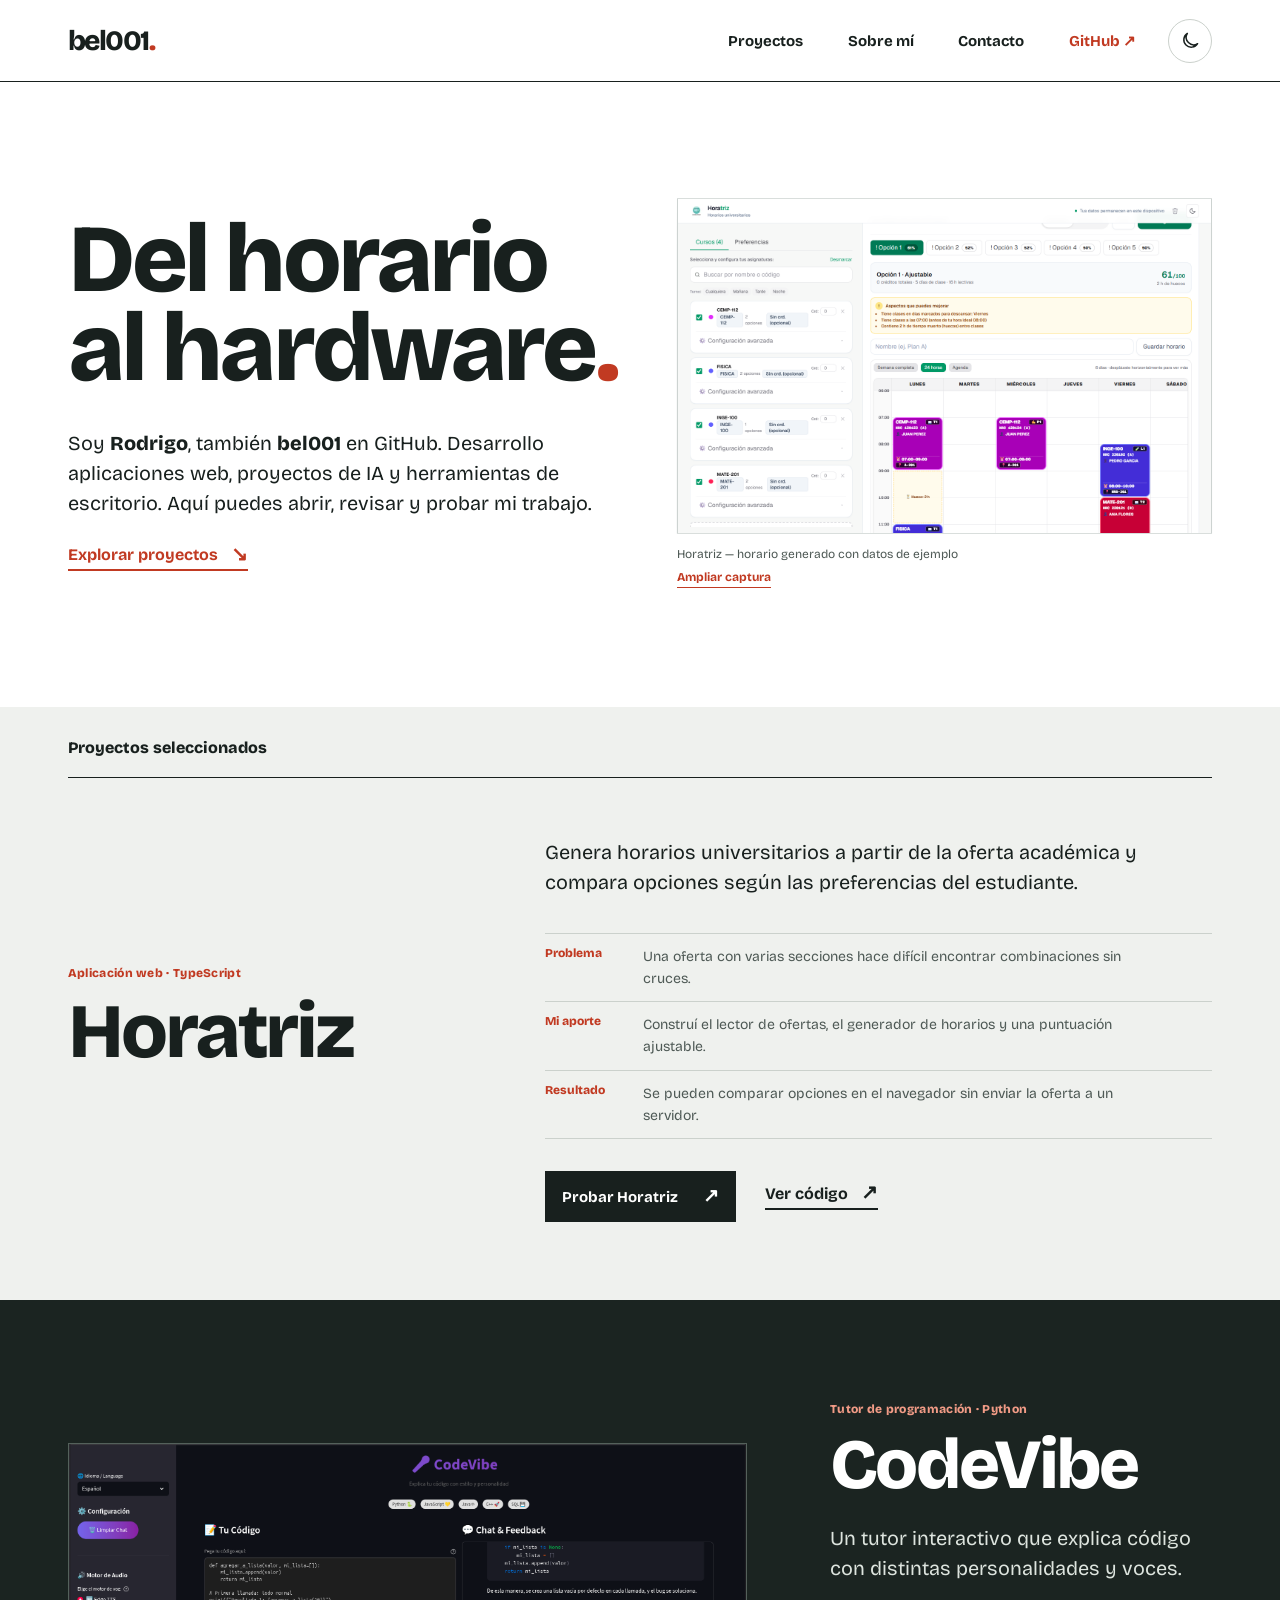
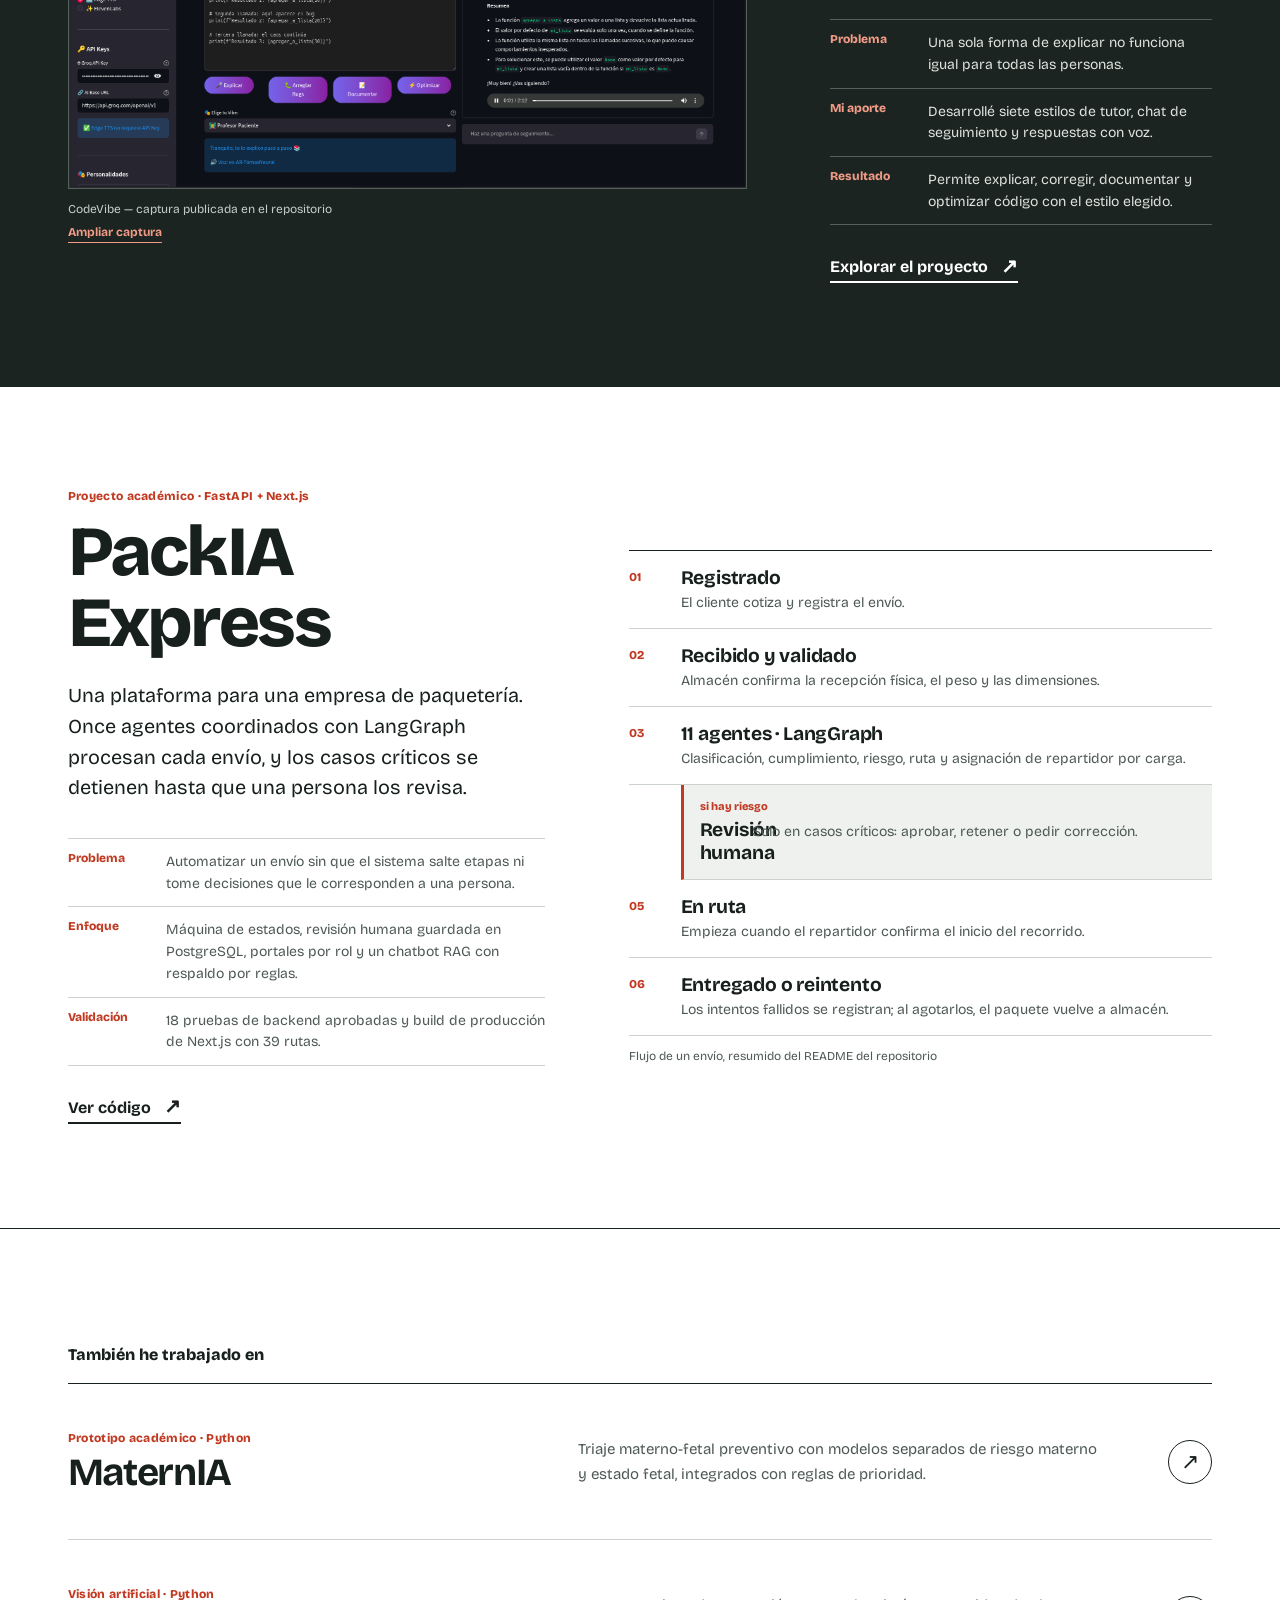
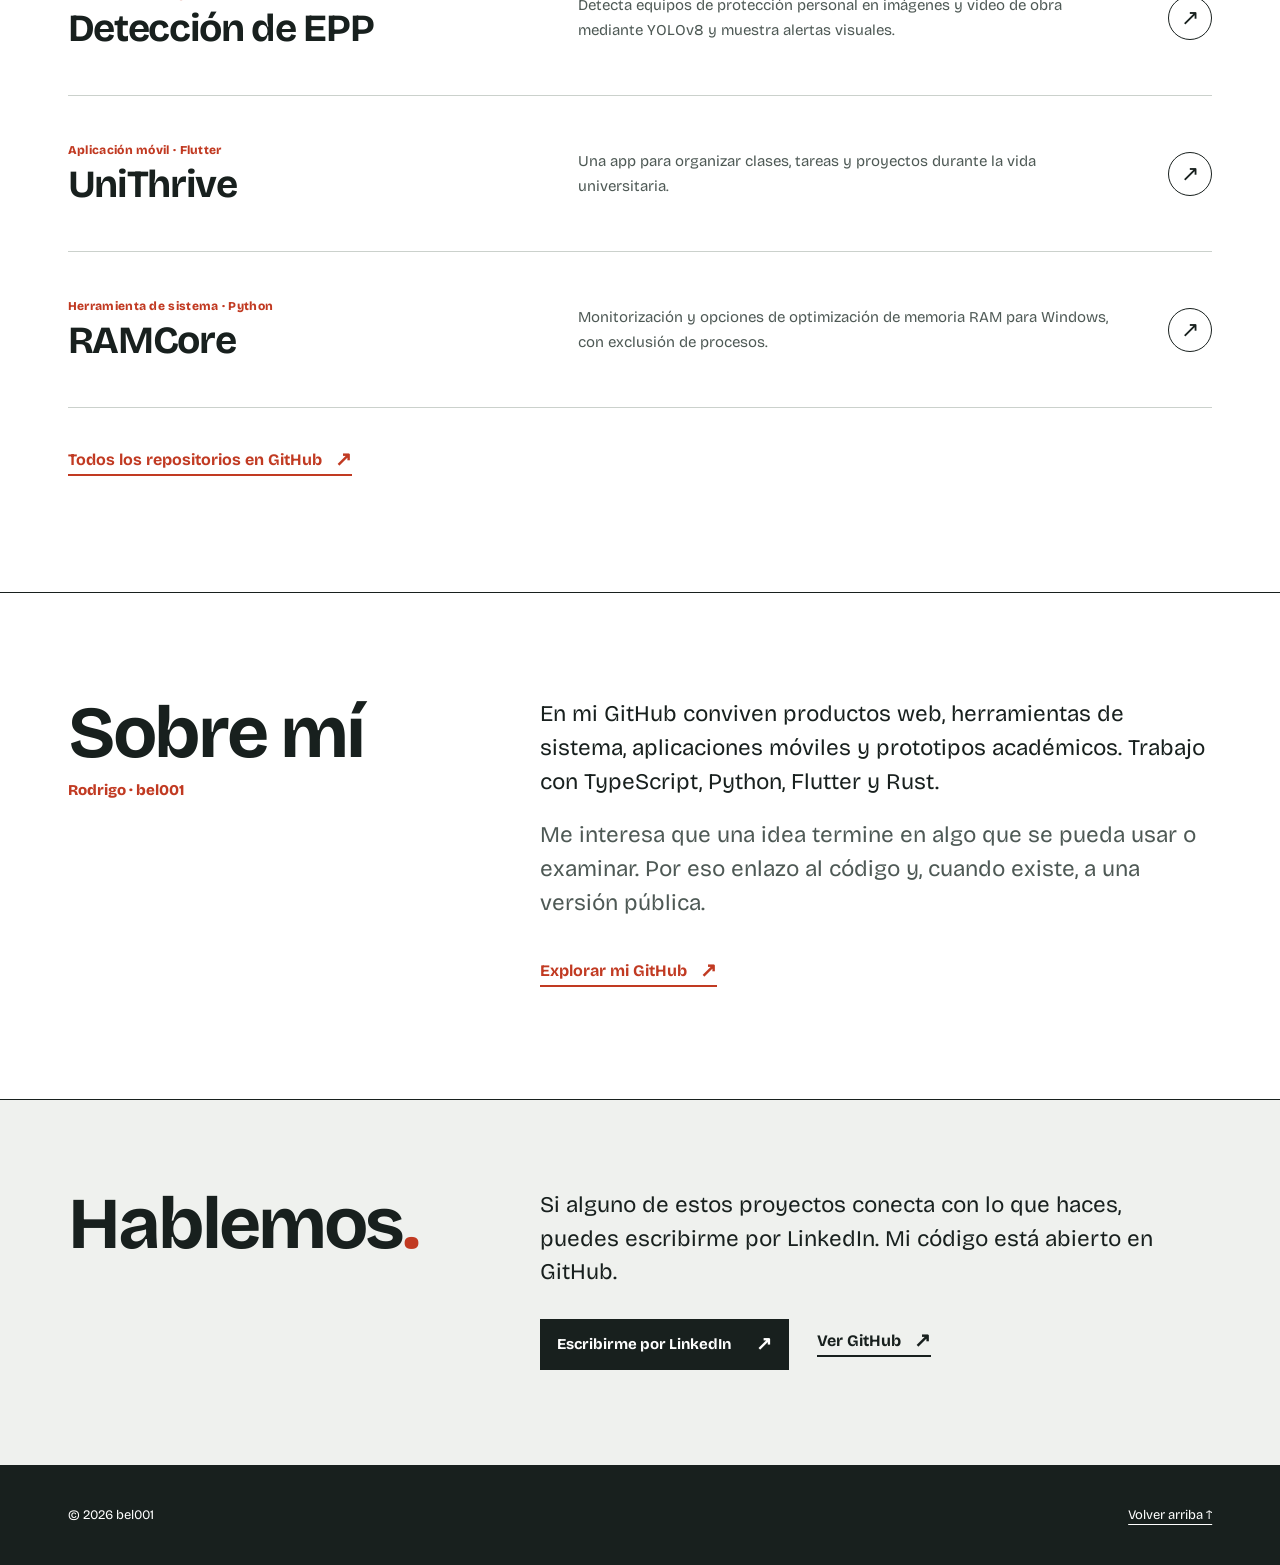
<file: index.html>
<!doctype html>
<html lang="es">
  <head>
    <meta charset="UTF-8" />
    <meta name="viewport" content="width=device-width, initial-scale=1" />
    <meta name="theme-color" content="#ffffff" />
    <script>
      (() => {
        let savedTheme;
        try { savedTheme = localStorage.getItem('portfolio-theme'); } catch (_) {}
        const theme = savedTheme === 'light' || savedTheme === 'dark'
          ? savedTheme
          : (window.matchMedia('(prefers-color-scheme: dark)').matches ? 'dark' : 'light');
        document.documentElement.dataset.theme = theme;
        document.querySelector('meta[name="theme-color"]').content = theme === 'dark' ? '#111917' : '#ffffff';
      })();
    </script>
    <meta name="description" content="Soy Rodrigo (bel001). Desarrollo aplicaciones web, herramientas de escritorio y proyectos de IA. Explora mis proyectos, código y demos." />
    <link rel="canonical" href="https://bel001.github.io/Portafolio/" />
    <meta property="og:type" content="website" />
    <meta property="og:url" content="https://bel001.github.io/Portafolio/" />
    <meta property="og:locale" content="es_ES" />
    <meta property="og:title" content="Rodrigo — proyectos de software" />
    <meta property="og:description" content="De horarios universitarios a herramientas para Windows. Proyectos reales, código y demos de Rodrigo (bel001)." />
    <meta property="og:image" content="https://bel001.github.io/Portafolio/assets/social-preview.png" />
    <meta property="og:image:width" content="1200" />
    <meta property="og:image:height" content="630" />
    <meta property="og:image:alt" content="Portafolio de Rodrigo: título Del horario al hardware y captura de Horatriz" />
    <meta name="twitter:card" content="summary_large_image" />
    <title>Rodrigo — proyectos de software</title>
    <link rel="icon" href="./assets/favicon.svg" type="image/svg+xml" />
    <link rel="preload" href="./assets/fonts/bricolage-800.woff2" as="font" type="font/woff2" crossorigin />
    <link rel="stylesheet" href="./styles.css" />
    <script src="./script.js" defer></script>
  </head>
  <body>
    <a class="skip-link" href="#main">Ir al contenido</a>
    <div class="site-shell">
      <header class="site-header" id="inicio">
        <a class="wordmark" href="#inicio" aria-label="bel001, volver al inicio">bel001<span aria-hidden="true">.</span></a>
        <div class="header-actions">
          <nav class="site-nav" id="site-nav" aria-label="Navegación principal">
            <a href="#proyectos">Proyectos</a>
            <a href="#sobre-mi">Sobre mí</a>
            <a href="#contacto">Contacto</a>
            <a class="nav-external" href="https://github.com/bel001" target="_blank" rel="noopener noreferrer">GitHub <span aria-hidden="true">↗</span></a>
          </nav>
          <button class="theme-toggle" type="button" aria-label="Modo oscuro" aria-pressed="false" title="Activar modo oscuro">
            <svg class="moon-icon" aria-hidden="true" focusable="false" viewBox="0 0 24 24" fill="none"><path d="M20.1 15.6A8.5 8.5 0 0 1 8.4 3.9 8.5 8.5 0 1 0 20.1 15.6Z" stroke="currentColor" stroke-width="1.7" stroke-linecap="round" stroke-linejoin="round"/></svg>
            <svg class="sun-icon" aria-hidden="true" focusable="false" viewBox="0 0 24 24" fill="none"><circle cx="12" cy="12" r="4" stroke="currentColor" stroke-width="1.7"/><path d="M12 2v2m0 16v2M4.93 4.93l1.42 1.42m11.3 11.3 1.42 1.42M2 12h2m16 0h2M4.93 19.07l1.42-1.42m11.3-11.3 1.42-1.42" stroke="currentColor" stroke-width="1.7" stroke-linecap="round"/></svg>
          </button>
          <button class="menu-toggle" type="button" aria-expanded="false" aria-controls="site-nav" aria-label="Abrir menú">
            <span></span><span></span>
          </button>
        </div>
      </header>

      <main id="main">
        <section class="intro" aria-labelledby="intro-title">
          <div class="intro-copy">
            <h1 id="intro-title">Del horario<br />al hardware<span class="point">.</span></h1>
            <p>Soy <strong>Rodrigo</strong>, también <strong>bel001</strong> en GitHub. Desarrollo aplicaciones web, proyectos de IA y herramientas de escritorio. Aquí puedes abrir, revisar y probar mi trabajo.</p>
            <a class="inline-link intro-link" href="#proyectos">Explorar proyectos <span aria-hidden="true">↘</span></a>
          </div>
          <figure class="project-visual horatriz-visual">
            <img src="./assets/horatriz-schedule.png" width="1440" height="900" alt="Captura real de Horatriz: horario semanal generado con los datos de ejemplo de la aplicación." fetchpriority="high" decoding="async" />
            <figcaption>Horatriz — horario generado con datos de ejemplo</figcaption>
            <button class="image-expand" type="button">Ampliar captura</button>
          </figure>
        </section>

        <section class="featured-project" id="proyectos" aria-labelledby="horatriz-title">
          <div class="section-rule"><h2>Proyectos seleccionados</h2></div>
          <div class="feature-layout">
            <div class="feature-copy">
              <div class="feature-title">
                <span class="project-category">Aplicación web · TypeScript</span>
                <h3 id="horatriz-title">Horatriz</h3>
              </div>
              <div class="feature-details">
                <p>Genera horarios universitarios a partir de la oferta académica y compara opciones según las preferencias del estudiante.</p>
                <dl class="project-story">
                  <div><dt>Problema</dt><dd>Una oferta con varias secciones hace difícil encontrar combinaciones sin cruces.</dd></div>
                  <div><dt>Mi aporte</dt><dd>Construí el lector de ofertas, el generador de horarios y una puntuación ajustable.</dd></div>
                  <div><dt>Resultado</dt><dd>Se pueden comparar opciones en el navegador sin enviar la oferta a un servidor.</dd></div>
                </dl>
                <div class="feature-links">
                  <a class="button-solid" href="https://horatriz.vercel.app" target="_blank" rel="noopener noreferrer">Probar Horatriz <span aria-hidden="true">↗</span></a>
                  <a class="inline-link" href="https://github.com/bel001/Horatriz" target="_blank" rel="noopener noreferrer">Ver código <span aria-hidden="true">↗</span></a>
                </div>
              </div>
            </div>
          </div>
        </section>

        <section class="second-project" aria-labelledby="codevibe-title">
          <div class="second-layout">
            <figure class="project-visual codevibe-visual">
              <img src="./assets/codevibe-screen.png" width="1920" height="975" alt="Captura real de CodeVibe: código Python a la izquierda y una explicación del tutor a la derecha." loading="lazy" decoding="async" />
              <figcaption>CodeVibe — captura publicada en el repositorio</figcaption>
              <button class="image-expand" type="button">Ampliar captura</button>
            </figure>
            <div class="second-copy">
              <span class="project-category">Tutor de programación · Python</span>
              <h2 id="codevibe-title">CodeVibe</h2>
              <p>Un tutor interactivo que explica código con distintas personalidades y voces.</p>
              <dl class="project-story">
                <div><dt>Problema</dt><dd>Una sola forma de explicar no funciona igual para todas las personas.</dd></div>
                <div><dt>Mi aporte</dt><dd>Desarrollé siete estilos de tutor, chat de seguimiento y respuestas con voz.</dd></div>
                <div><dt>Resultado</dt><dd>Permite explicar, corregir, documentar y optimizar código con el estilo elegido.</dd></div>
              </dl>
              <a class="inline-link" href="https://github.com/bel001/CodeVibe-El-Tutor-con-Personalidad" target="_blank" rel="noopener noreferrer">Explorar el proyecto <span aria-hidden="true">↗</span></a>
            </div>
          </div>
        </section>

        <section class="packia-project" aria-labelledby="packia-title">
          <div class="packia-layout">
            <div class="packia-copy">
              <span class="project-category">Proyecto académico · FastAPI + Next.js</span>
              <h2 id="packia-title">PackIA Express</h2>
              <p>Una plataforma para una empresa de paquetería. Once agentes coordinados con LangGraph procesan cada envío, y los casos críticos se detienen hasta que una persona los revisa.</p>
              <dl class="project-story">
                <div><dt>Problema</dt><dd>Automatizar un envío sin que el sistema salte etapas ni tome decisiones que le corresponden a una persona.</dd></div>
                <div><dt>Enfoque</dt><dd>Máquina de estados, revisión humana guardada en PostgreSQL, portales por rol y un chatbot RAG con respaldo por reglas.</dd></div>
                <div><dt>Validación</dt><dd>18 pruebas de backend aprobadas y build de producción de Next.js con 39 rutas.</dd></div>
              </dl>
              <a class="inline-link" href="https://github.com/bel001/Sistema-multiagente-Packia-Express" target="_blank" rel="noopener noreferrer">Ver código <span aria-hidden="true">↗</span></a>
            </div>
            <figure class="packia-flow">
              <ol class="flow-steps">
                <li><strong>Registrado</strong><span>El cliente cotiza y registra el envío.</span></li>
                <li><strong>Recibido y validado</strong><span>Almacén confirma la recepción física, el peso y las dimensiones.</span></li>
                <li><strong>11 agentes · LangGraph</strong><span>Clasificación, cumplimiento, riesgo, ruta y asignación de repartidor por carga.</span></li>
                <li class="flow-branch"><strong>Revisión humana</strong><span>Solo en casos críticos: aprobar, retener o pedir corrección.</span></li>
                <li><strong>En ruta</strong><span>Empieza cuando el repartidor confirma el inicio del recorrido.</span></li>
                <li><strong>Entregado o reintento</strong><span>Los intentos fallidos se registran; al agotarlos, el paquete vuelve a almacén.</span></li>
              </ol>
              <figcaption>Flujo de un envío, resumido del README del repositorio</figcaption>
            </figure>
          </div>
        </section>

        <section class="more-projects" aria-labelledby="more-title">
          <div class="section-rule"><h2 id="more-title">También he trabajado en</h2></div>
          <div class="project-list">
            <article class="project-row">
              <div><span class="project-category">Prototipo académico · Python</span><h3>MaternIA</h3></div>
              <p>Triaje materno-fetal preventivo con modelos separados de riesgo materno y estado fetal, integrados con reglas de prioridad.</p>
              <a href="https://github.com/bel001/maternia-integral" target="_blank" rel="noopener noreferrer" aria-label="Ver repositorio de MaternIA">↗</a>
            </article>
            <article class="project-row">
              <div><span class="project-category">Visión artificial · Python</span><h3>Detección de EPP</h3></div>
              <p>Detecta equipos de protección personal en imágenes y video de obra mediante YOLOv8 y muestra alertas visuales.</p>
              <a href="https://github.com/bel001/Sistema-de-deteccion-de-EPP-en-construccion" target="_blank" rel="noopener noreferrer" aria-label="Ver repositorio de Detección de EPP">↗</a>
            </article>
            <article class="project-row">
              <div><span class="project-category">Aplicación móvil · Flutter</span><h3>UniThrive</h3></div>
              <p>Una app para organizar clases, tareas y proyectos durante la vida universitaria.</p>
              <a href="https://github.com/bel001/UniThrive-App" target="_blank" rel="noopener noreferrer" aria-label="Ver repositorio de UniThrive">↗</a>
            </article>
            <article class="project-row">
              <div><span class="project-category">Herramienta de sistema · Python</span><h3>RAMCore</h3></div>
              <p>Monitorización y opciones de optimización de memoria RAM para Windows, con exclusión de procesos.</p>
              <a href="https://github.com/bel001/RAMCore" target="_blank" rel="noopener noreferrer" aria-label="Ver repositorio de RAMCore">↗</a>
            </article>
          </div>
          <a class="inline-link more-link" href="https://github.com/bel001?tab=repositories" target="_blank" rel="noopener noreferrer">Todos los repositorios en GitHub <span aria-hidden="true">↗</span></a>
        </section>

        <section class="about" id="sobre-mi" aria-labelledby="about-title">
          <div class="about-heading"><h2 id="about-title">Sobre mí</h2><span>Rodrigo · bel001</span></div>
          <div class="about-text">
            <p>En mi GitHub conviven productos web, herramientas de sistema, aplicaciones móviles y prototipos académicos. Trabajo con TypeScript, Python, Flutter y Rust.</p>
            <p>Me interesa que una idea termine en algo que se pueda usar o examinar. Por eso enlazo al código y, cuando existe, a una versión pública.</p>
            <a class="inline-link" href="https://github.com/bel001" target="_blank" rel="noopener noreferrer">Explorar mi GitHub <span aria-hidden="true">↗</span></a>
          </div>
        </section>

        <section class="contact" id="contacto" aria-labelledby="contact-title">
          <h2 id="contact-title">Hablemos<span class="point">.</span></h2>
          <div class="contact-details">
            <p>Si alguno de estos proyectos conecta con lo que haces, puedes escribirme por LinkedIn. Mi código está abierto en GitHub.</p>
            <div class="contact-links">
              <a class="button-solid" href="https://www.linkedin.com/in/rodrigo-abel-rodr%C3%ADguez-malca-b33ab5342/" target="_blank" rel="noopener noreferrer">Escribirme por LinkedIn <span aria-hidden="true">↗</span></a>
              <a class="inline-link" href="https://github.com/bel001" target="_blank" rel="noopener noreferrer">Ver GitHub <span aria-hidden="true">↗</span></a>
            </div>
          </div>
        </section>
      </main>

      <dialog class="image-dialog" aria-labelledby="image-dialog-title">
        <div class="image-dialog-header">
          <div><p id="image-dialog-title"></p><small class="image-dialog-hint">Desliza para explorar la imagen</small></div>
          <button class="image-dialog-close" type="button">Cerrar</button>
        </div>
        <div class="image-dialog-viewport"><img alt="" /></div>
      </dialog>

      <footer class="site-footer">
        <span>© <span id="year"></span> bel001</span>
        <a href="#inicio">Volver arriba ↑</a>
      </footer>
    </div>
  </body>
</html>
</file>
<file: styles.css>
@font-face {
  font-family: "Bricolage";
  src: url("./assets/fonts/bricolage-400.woff2") format("woff2");
  font-weight: 400;
  font-display: swap;
}

@font-face {
  font-family: "Bricolage";
  src: url("./assets/fonts/bricolage-700.woff2") format("woff2");
  font-weight: 700;
  font-display: swap;
}

@font-face {
  font-family: "Bricolage";
  src: url("./assets/fonts/bricolage-800.woff2") format("woff2");
  font-weight: 800;
  font-display: swap;
}

:root {
  color-scheme: light;
  --paper: #ffffff;
  --soft: #eff1ee;
  --ink: #18201e;
  --muted: #4e5955;
  --line: #cbd1cc;
  --accent: #c13a22;
  --dark: #1b2421;
  --footer-bg: #18201e;
  --footer-ink: #ffffff;
  --button-hover-ink: #ffffff;
  --visual-border: #cdd3d1;
  --visual-shadow: 0 20px 35px rgba(28, 43, 39, .12);
  --font: "Bricolage", Arial, sans-serif;
  --gutter: clamp(24px, 5.3vw, 86px);
}

:root[data-theme="dark"] {
  color-scheme: dark;
  --paper: #111917;
  --soft: #1d2925;
  --ink: #f2f4ef;
  --muted: #b9c6bf;
  --line: #405048;
  --accent: #ff9278;
  --dark: #0c1311;
  --footer-bg: #0c1311;
  --footer-ink: #f2f4ef;
  --button-hover-ink: #111917;
  --visual-border: #52635a;
  --visual-shadow: 0 20px 35px rgba(0, 0, 0, .28);
}

* { box-sizing: border-box; }
html { scroll-behavior: smooth; }
body { margin: 0; color: var(--ink); background: var(--paper); font-family: var(--font); -webkit-font-smoothing: antialiased; }
a { color: inherit; text-decoration: none; }
button { font: inherit; }
img { display: block; max-width: 100%; height: auto; }
::selection { color: var(--button-hover-ink); background: var(--accent); }
:focus-visible { outline: 3px solid var(--accent); outline-offset: 5px; }
.skip-link { position: absolute; top: -100px; left: 20px; z-index: 50; padding: 12px 18px; background: var(--ink); color: var(--paper); }
.skip-link:focus { top: 14px; }
.site-shell { overflow: clip; }
.site-header, .intro, .featured-project, .second-project, .packia-project, .more-projects, .about, .contact, .site-footer { padding-inline: var(--gutter); }
body, .site-header, .featured-project, .second-project, .contact, .site-footer, .button-solid, .menu-toggle, .site-nav, .project-row a {
  transition: background-color .24s ease, color .24s ease, border-color .24s ease;
}

.site-header {
  min-height: 82px;
  display: flex;
  justify-content: space-between;
  align-items: center;
  border-bottom: 1px solid var(--ink);
  position: relative;
  z-index: 20;
  background: var(--paper);
}

.wordmark { font-size: 28px; font-weight: 800; letter-spacing: -.055em; line-height: 1; }
.wordmark span { color: var(--accent); }
.header-actions { display: flex; align-items: center; gap: clamp(18px, 2.5vw, 35px); }
.site-nav { display: flex; gap: clamp(28px, 3.5vw, 56px); align-items: center; }
.site-nav a { font-size: 15px; font-weight: 700; text-decoration: underline; text-decoration-color: transparent; text-underline-offset: 6px; transition: color .2s, text-decoration-color .2s; }
.site-nav a:hover { color: var(--accent); text-decoration-color: currentColor; }
.site-nav .nav-external { color: var(--accent); }
.theme-toggle { position: relative; display: grid; place-items: center; width: 44px; height: 44px; flex: 0 0 44px; padding: 0; border: 1px solid var(--line); border-radius: 50%; color: var(--ink); background: transparent; cursor: pointer; transition: color .2s, border-color .2s, background-color .2s; }
.theme-toggle:hover { color: var(--accent); border-color: var(--accent); }
.theme-toggle svg { position: absolute; width: 21px; height: 21px; transition: opacity .22s ease, transform .3s cubic-bezier(.16, 1, .3, 1); }
.theme-toggle .sun-icon { opacity: 0; transform: rotate(-40deg) scale(.65); }
:root[data-theme="dark"] .theme-toggle .sun-icon { opacity: 1; transform: rotate(0) scale(1); }
:root[data-theme="dark"] .theme-toggle .moon-icon { opacity: 0; transform: rotate(40deg) scale(.65); }
.menu-toggle { display: none; }

.intro {
  min-height: 625px;
  display: grid;
  grid-template-columns: minmax(0, 1.02fr) minmax(0, .98fr);
  align-items: center;
  gap: clamp(36px, 4vw, 70px);
  padding-top: 65px;
  padding-bottom: 68px;
}

.intro h1 {
  max-width: 980px;
  margin: 0;
  font-size: clamp(66px, 7.5vw, 96px);
  font-weight: 800;
  line-height: .93;
  letter-spacing: -.04em;
}
.point { color: var(--accent); }
.intro-copy > p { max-width: 675px; margin: 36px 0 27px; font-size: clamp(18px, 1.55vw, 23px); line-height: 1.5; }
.intro-copy strong { font-weight: 800; }
.inline-link { display: inline-flex; gap: 13px; align-items: center; padding-bottom: 5px; border-bottom: 2px solid currentColor; font-size: 16px; font-weight: 700; transition: color .2s; }
.inline-link:hover { color: var(--accent); }
.inline-link span { font-size: 1.24em; line-height: .8; transition: transform .2s cubic-bezier(.16, 1, .3, 1); }
.inline-link:hover span { transform: translate(3px, -3px); }
.intro-link { color: var(--accent); }

@keyframes reveal-visual {
  from { clip-path: inset(0 0 100% 0); }
  to { clip-path: inset(0 0 0 0); }
}

@keyframes reveal-caption {
  from { opacity: 0; }
  to { opacity: 1; }
}

.intro .horatriz-visual img { animation: reveal-visual .72s .12s cubic-bezier(.16, 1, .3, 1) both; }
.intro .horatriz-visual figcaption { animation: reveal-caption .35s .58s ease-out both; }

.featured-project { background: var(--soft); padding-top: 30px; padding-bottom: 78px; }
.section-rule { display: flex; justify-content: space-between; align-items: baseline; gap: 25px; padding-bottom: 18px; margin-bottom: 60px; border-bottom: 1px solid var(--ink); }
.section-rule h2 { margin: 0; font-size: 16px; line-height: 1.35; font-weight: 800; }
.feature-copy { display: grid; grid-template-columns: minmax(270px, .75fr) minmax(0, 1.25fr); gap: clamp(35px, 6vw, 95px); align-items: center; }
.project-category { display: block; font-size: 12px; font-weight: 800; letter-spacing: .025em; color: var(--accent); }
.feature-copy h3, .second-copy h2 { margin: 14px 0 23px; font-size: clamp(62px, 6vw, 96px); line-height: 1; letter-spacing: -.04em; font-weight: 800; }
.feature-details > p, .second-copy > p { max-width: 660px; margin: 0 0 34px; font-size: clamp(17px, 1.55vw, 21px); line-height: 1.55; }
.project-story { margin: 0 0 32px; border-top: 1px solid var(--line); }
.project-story > div { display: grid; grid-template-columns: 82px minmax(0, 1fr); gap: 16px; padding: 12px 0; border-bottom: 1px solid var(--line); }
.project-story dt { color: var(--accent); font-size: 12px; font-weight: 800; }
.project-story dd { margin: 0; max-width: 55ch; color: var(--muted); font-size: 14px; line-height: 1.55; }
.feature-links { display: flex; align-items: center; gap: 29px; flex-wrap: wrap; }
.button-solid { display: inline-flex; justify-content: space-between; align-items: center; gap: 25px; min-height: 51px; padding: 13px 17px; color: var(--paper); background: var(--ink); font-size: 15px; font-weight: 700; transition: background-color .2s, color .2s; }
.button-solid:hover { color: var(--button-hover-ink); background: var(--accent); }
.button-solid span { font-size: 1.25em; line-height: .8; }
.project-visual { margin: 0; min-width: 0; }
.horatriz-visual img { width: 100%; border: 1px solid var(--visual-border); box-shadow: var(--visual-shadow); }
.project-visual figcaption { margin-top: 13px; font-size: 12px; color: var(--muted); }
.image-expand { margin-top: 9px; padding: 0 0 3px; border: 0; border-bottom: 1px solid currentColor; color: var(--accent); background: transparent; font-size: 12px; font-weight: 700; cursor: pointer; transition: color .2s; }
.image-expand:hover { color: var(--ink); }

.second-project { background: var(--dark); color: white; padding-top: 102px; padding-bottom: 104px; }
.second-layout { display: grid; grid-template-columns: minmax(0, 1.28fr) minmax(260px, .72fr); gap: clamp(40px, 6.5vw, 110px); align-items: center; }
.codevibe-visual img { width: 100%; border: 1px solid #54615b; }
.codevibe-visual figcaption { color: #c4cec8; }
.second-copy .project-category { color: #f19b86; }
.second-copy h2 { font-size: clamp(57px, 5.5vw, 84px); }
.second-copy > p { color: #dde4de; }
.second-copy .inline-link { color: white; }
.second-copy .inline-link:hover { color: #f19b86; }
.second-copy .project-story { border-color: #54615b; }
.second-copy .project-story > div { border-color: #54615b; }
.second-copy .project-story dt, .second-project .image-expand { color: #f19b86; }
.second-copy .project-story dd { color: #dde4de; }
.second-project .image-expand:hover { color: white; }

.packia-project { padding-top: 102px; padding-bottom: 104px; border-bottom: 1px solid var(--ink); }
.packia-layout { display: grid; grid-template-columns: minmax(260px, .9fr) minmax(0, 1.1fr); gap: clamp(40px, 6.5vw, 110px); align-items: center; }
.packia-copy h2 { margin: 14px 0 23px; font-size: clamp(57px, 5.5vw, 84px); line-height: 1; letter-spacing: -.04em; font-weight: 800; }
.packia-copy > p { max-width: 660px; margin: 0 0 34px; font-size: clamp(17px, 1.55vw, 21px); line-height: 1.55; }
.packia-flow { margin: 0; min-width: 0; }
.flow-steps { margin: 0; padding: 0; list-style: none; counter-reset: step; border-top: 1px solid var(--ink); }
.flow-steps li { counter-increment: step; display: grid; grid-template-columns: 38px minmax(0, 1fr); column-gap: 14px; padding: 15px 0; border-bottom: 1px solid var(--line); }
.flow-steps li::before { content: counter(step, decimal-leading-zero); grid-row: 1 / 3; color: var(--accent); font-size: 12px; font-weight: 800; line-height: 1.9; }
.flow-steps strong { font-size: clamp(17px, 1.5vw, 20px); font-weight: 700; letter-spacing: -.01em; }
.flow-steps span { margin-top: 3px; color: var(--muted); font-size: 14px; line-height: 1.5; }
.flow-steps .flow-branch { margin-left: 52px; padding-left: 16px; border-left: 3px solid var(--accent); background: var(--soft); }
.flow-steps .flow-branch::before { content: "si hay riesgo"; grid-row: auto; grid-column: 1 / -1; margin-bottom: 4px; font-size: 11px; line-height: 1.3; }
.packia-flow figcaption { margin-top: 13px; font-size: 12px; color: var(--muted); }

.more-projects { padding-top: 115px; padding-bottom: 116px; }
.more-projects .section-rule { margin-bottom: 0; }
.project-row { display: grid; grid-template-columns: minmax(260px, .85fr) minmax(270px, 1fr) 44px; align-items: center; gap: clamp(24px, 4.5vw, 80px); min-height: 156px; padding-block: 26px; border-bottom: 1px solid var(--line); }
.project-row h3 { margin: 7px 0 0; font-size: clamp(29px, 3vw, 43px); line-height: 1.08; letter-spacing: -.035em; font-weight: 700; }
.project-row p { max-width: 530px; margin: 0; font-size: 15px; line-height: 1.65; color: var(--muted); }
.project-row a { display: flex; align-items: center; justify-content: center; width: 44px; height: 44px; border: 1px solid var(--ink); border-radius: 50%; font-size: 22px; line-height: 1; transition: color .2s, background-color .2s, border-color .2s, transform .2s cubic-bezier(.16, 1, .3, 1); }
.project-row:hover a, .project-row a:focus-visible { transform: rotate(45deg); }
.project-row a:hover { color: var(--button-hover-ink); background: var(--accent); border-color: var(--accent); }
.more-link { margin-top: 42px; color: var(--accent); }

.about { display: grid; grid-template-columns: minmax(230px, .55fr) minmax(0, 1fr); gap: 8vw; padding-top: 104px; padding-bottom: 112px; border-top: 1px solid var(--ink); }
.about-heading h2 { margin: 0 0 10px; font-size: clamp(55px, 5.7vw, 82px); line-height: 1; letter-spacing: -.04em; }
.about-heading span { color: var(--accent); font-size: 15px; font-weight: 800; }
.about-text { max-width: 800px; }
.about-text p { margin: 0 0 20px; font-size: clamp(18px, 1.75vw, 24px); line-height: 1.5; }
.about-text p + p { color: var(--muted); }
.about-text .inline-link { margin-top: 22px; color: var(--accent); }

.contact { display: grid; grid-template-columns: minmax(230px, .55fr) minmax(0, 1fr); gap: 8vw; padding-top: 88px; padding-bottom: 95px; border-top: 1px solid var(--ink); background: var(--soft); }
.contact h2 { margin: 0; font-size: clamp(52px, 5.7vw, 82px); line-height: 1; letter-spacing: -.04em; overflow-wrap: anywhere; }
.contact-details p { max-width: 660px; margin: 0 0 30px; font-size: clamp(18px, 1.75vw, 24px); line-height: 1.5; }
.contact-links { display: flex; align-items: center; gap: 28px; flex-wrap: wrap; }

.image-dialog { width: min(1120px, calc(100vw - 24px)); max-width: none; max-height: calc(100dvh - 24px); padding: 0; border: 1px solid var(--line); color: var(--ink); background: var(--paper); overflow: hidden; }
.image-dialog::backdrop { background: rgba(5, 11, 9, .86); }
.image-dialog-header { display: flex; justify-content: space-between; align-items: center; gap: 16px; min-height: 64px; padding: 10px 18px; border-bottom: 1px solid var(--line); }
.image-dialog-header p { margin: 0; font-size: 14px; font-weight: 700; }
.image-dialog-hint { display: none; margin-top: 3px; color: var(--muted); font-size: 12px; }
.image-dialog-close { min-width: 60px; min-height: 44px; padding: 8px 12px; border: 1px solid var(--line); color: var(--ink); background: transparent; cursor: pointer; }
.image-dialog-close:hover { color: var(--accent); border-color: var(--accent); }
.image-dialog-viewport { max-height: calc(100dvh - 90px); overflow: auto; overscroll-behavior: contain; }
.image-dialog-viewport img { width: 100%; max-width: none; min-width: 900px; height: auto; }

.site-footer { min-height: 100px; display: flex; justify-content: space-between; align-items: center; gap: 30px; background: var(--footer-bg); color: var(--footer-ink); font-size: 13px; }
.site-footer a { text-decoration: underline; text-underline-offset: 5px; transition: color .2s; }
.site-footer a:hover { color: #f19b86; }
section { scroll-margin-top: 30px; }

@media (max-width: 1050px) {
  .intro { min-height: 535px; gap: 24px; }
  .intro h1 { font-size: clamp(65px, 8vw, 86px); }
  .feature-copy { grid-template-columns: minmax(230px, .75fr) minmax(0, 1.25fr); gap: 35px; }
  .feature-copy h3 { font-size: 66px; }
  .second-layout { gap: 40px; }
}

@media (max-width: 760px) {
  .site-header { min-height: 70px; }
  .wordmark { font-size: 25px; }
  .header-actions { gap: 12px; }
  .menu-toggle { width: 44px; height: 44px; display: flex; flex-direction: column; justify-content: center; align-items: center; gap: 7px; border: 1px solid var(--ink); background: var(--paper); cursor: pointer; }
  .menu-toggle span { display: block; width: 19px; height: 2px; background: var(--ink); transition: transform .2s; }
  .menu-toggle[aria-expanded="true"] span:first-child { transform: translateY(4.5px) rotate(45deg); }
  .menu-toggle[aria-expanded="true"] span:last-child { transform: translateY(-4.5px) rotate(-45deg); }
  .site-nav { display: none; position: absolute; top: 70px; left: 0; right: 0; padding: 8px var(--gutter) 22px; background: var(--paper); border-bottom: 1px solid var(--ink); }
  .site-nav.open { display: flex; flex-direction: column; align-items: stretch; gap: 0; }
  .site-nav a { padding: 15px 0; font-size: 17px; }
  .intro { min-height: 0; display: block; padding-top: 70px; padding-bottom: 70px; }
  .intro h1 { font-size: clamp(52px, 11vw, 77px); }
  .intro-copy > p { margin: 28px 0 23px; font-size: 18px; }
  .intro .project-visual { margin-top: 48px; }
  .section-rule { margin-bottom: 40px; }
  .featured-project { padding-top: 24px; padding-bottom: 70px; }
  .feature-copy, .second-layout, .about, .contact { display: block; }
  .feature-copy h3, .second-copy h2 { font-size: clamp(54px, 13vw, 75px); }
  .feature-details > p, .second-copy > p { font-size: 18px; }
  .feature-links { gap: 24px; }
  .project-visual figcaption { font-size: 11px; }
  .second-project { padding-top: 75px; padding-bottom: 78px; }
  .second-copy { margin-top: 43px; }
  .packia-project { padding-top: 75px; padding-bottom: 78px; }
  .packia-layout { display: block; }
  .packia-copy h2 { font-size: clamp(50px, 12vw, 72px); }
  .packia-copy > p { font-size: 18px; }
  .packia-flow { margin-top: 48px; }
  .flow-steps .flow-branch { margin-left: 24px; }
  .more-projects { padding-top: 75px; padding-bottom: 80px; }
  .project-row { grid-template-columns: minmax(0, 1fr) 44px; gap: 14px; min-height: 0; padding-block: 27px; }
  .project-row > div { grid-column: 1; }
  .project-row p { grid-column: 1; grid-row: 2; font-size: 14px; }
  .project-row a { grid-column: 2; grid-row: 1 / 3; }
  .project-row h3 { font-size: clamp(29px, 7.5vw, 40px); }
  .about { padding-top: 78px; padding-bottom: 83px; }
  .about-heading { margin-bottom: 39px; }
  .about-text p { font-size: 18px; }
  .contact { padding-top: 75px; padding-bottom: 80px; }
  .contact h2 { margin-bottom: 30px; }
  .contact-details p { font-size: 18px; }
  .image-dialog-hint { display: block; }
  .site-footer { flex-wrap: wrap; padding-block: 28px; }
}

@media (max-width: 380px) {
  .intro h1 { font-size: 48px; }
  .feature-links { gap: 18px; }
  .contact h2 { font-size: 45px; }
  .project-story > div { grid-template-columns: 72px minmax(0, 1fr); gap: 10px; }
}

@media (prefers-reduced-motion: reduce) {
  html { scroll-behavior: auto; }
  *, *::before, *::after { transition-duration: .01ms !important; animation-duration: .01ms !important; }
}
</file>
